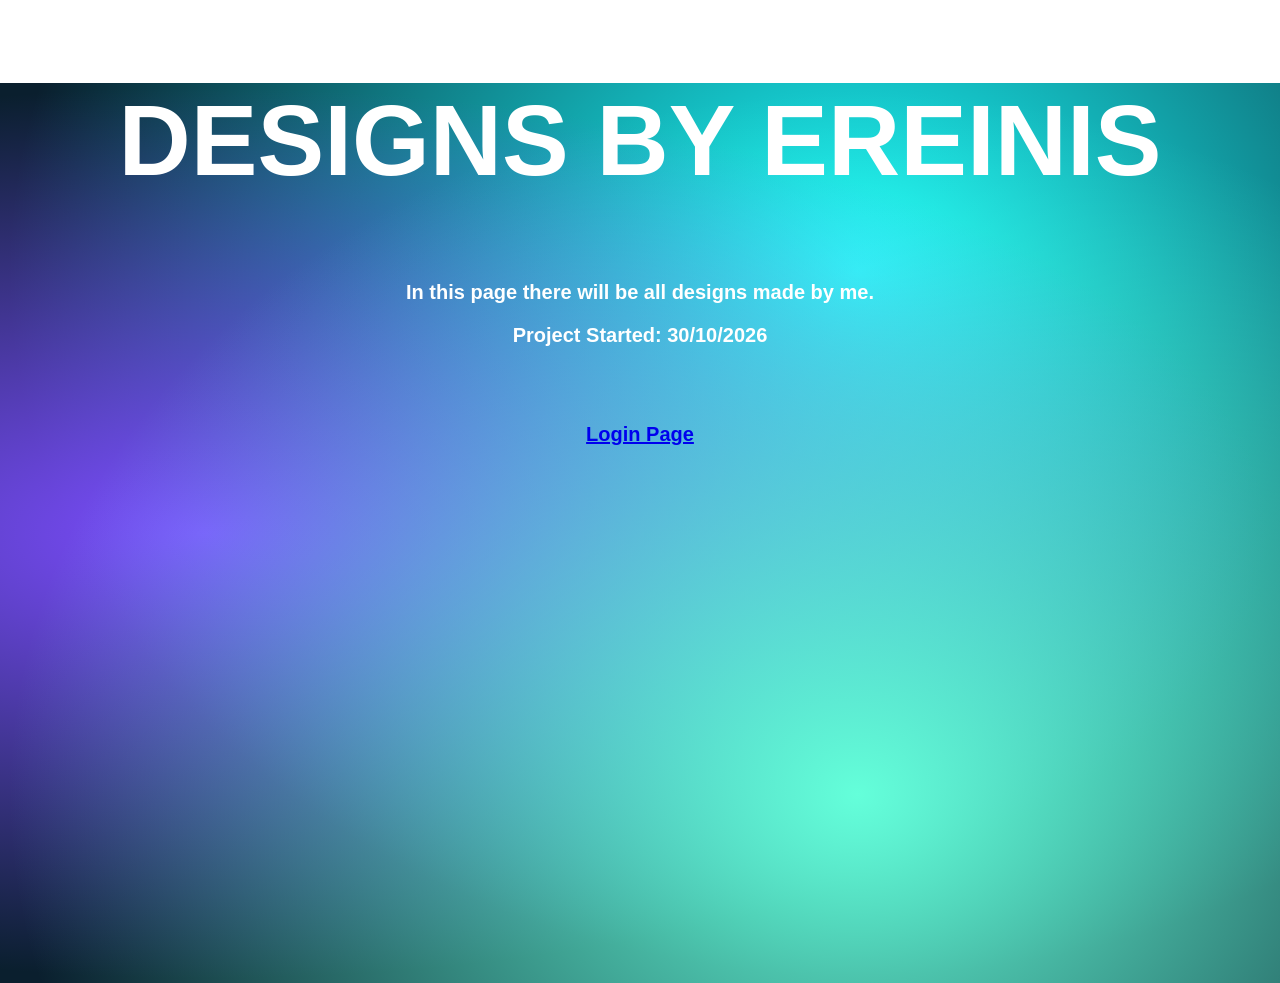
<file: index.html>
<!DOCTYPE html>
<html lang="en">
<head>
    <meta charset="UTF-8">
    <meta name="viewport" content="width=device-width, initial-scale=1.0">
    <link rel="stylesheet" href="styles/style.css">
    <title>Designs by Ereinis</title>
</head>
<body>
    <section class="hero">
        <h1>DESIGNS BY EREINIS</h1>
        <p> In this page there will be all designs made by me.</p>
        <p>Project Started: 30/10/2026</p>
        <br>
        <br>
        <p><a href="pages/design1.html">Login Page</a></p>
    </section>
</body>
</html>
</file>
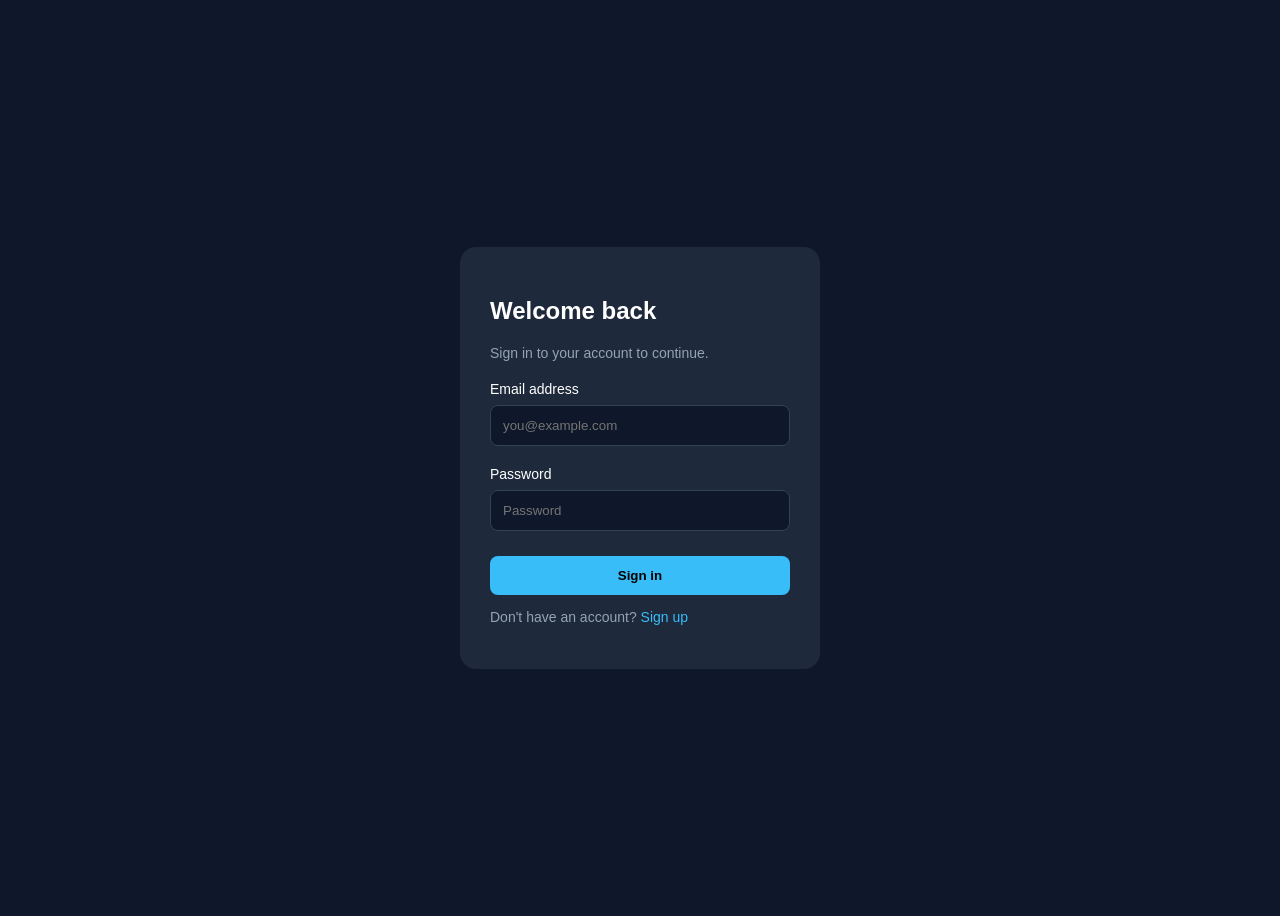
<file: pages/design1.html>
<!DOCTYPE html>
<html lang="en">
<head>
    <meta charset="UTF-8">
    <meta name="viewport" content="width=device-width, initial-scale=1.0">
    <title>Document</title>
    <link rel="stylesheet" href="../styles/design1.css">
</head>
<body>
    <div class="login-card">
    <h2>Welcome back</h2>
    <p>Sign in to your account to continue.</p>

    <label>Email address</label>
    <input type="email" placeholder="you@example.com">

    <label>Password</label>
    <input type="password" placeholder="Password">

    <button>Sign in</button>

    <p>Don't have an account? <a href="#">Sign up</a></p>
</div>
</body>
</html>
</file>
<file: styles/style.css>
body {
    margin: 0px;
    padding: 0px;
}
.hero {
    /*
    * Created with https://www.css-gradient.com
    * Gradient link: https://www.css-gradient.com/?blobs=64ffda@67,79;7c4dff@16,50;18ffff@67,21&base=0a1f2e&gt=m&from=css
    */
    background: #0A1F2E;
    background: radial-gradient(at 67% 79%, #64FFDA, transparent 70%), radial-gradient(at 16% 50%, #7C4DFF, transparent 70%), radial-gradient(at 67% 21%, #18FFFF, transparent 70%), #0A1F2E;
    min-height: 100vh;
    box-sizing: border-box;
}
.hero h1{
    color: white;
    font-family: 'Franklin Gothic Medium', 'Arial Narrow', Arial, sans-serif;
    font-size: 100px;
    font-weight: bold;
    text-align: center;
}
.hero p{
    font-size: 20px;
    font-family: 'Courier New', Courier, monospace;
    color: white;
    font-family: 'Franklin Gothic Medium', 'Arial Narrow', Arial, sans-serif;
    font-weight: bold;
    text-align: center;
}
</file>
<file: styles/design1.css>
body {
    background: #0f172a;
    font-family: Arial, sans-serif;
    display: flex;
    justify-content: center;
    align-items: center;
    min-height: 100vh;
}

.login-card {
    background: #1e293b;
    padding: 30px;
    border-radius: 16px;
    width: 300px;
    color: white;
}

.login-card p {
    color: #94a3b8;
    font-size: 14px;
}

.login-card label {
    display: block;
    margin-top: 20px;
    margin-bottom: 8px;
    font-size: 14px;
}

.login-card input {
    width: 100%;
    padding: 12px;
    box-sizing: border-box;
    background: #0f172a;
    border: 1px solid #334155;
    border-radius: 8px;
    color: white;
}

.login-card button {
    width: 100%;
    padding: 12px;
    margin-top: 25px;
    background: #38bdf8;
    border: none;
    border-radius: 8px;
    font-weight: bold;
    cursor: pointer;
}

.login-card a {
    color: #38bdf8;
    text-decoration: none;
}
</file>
